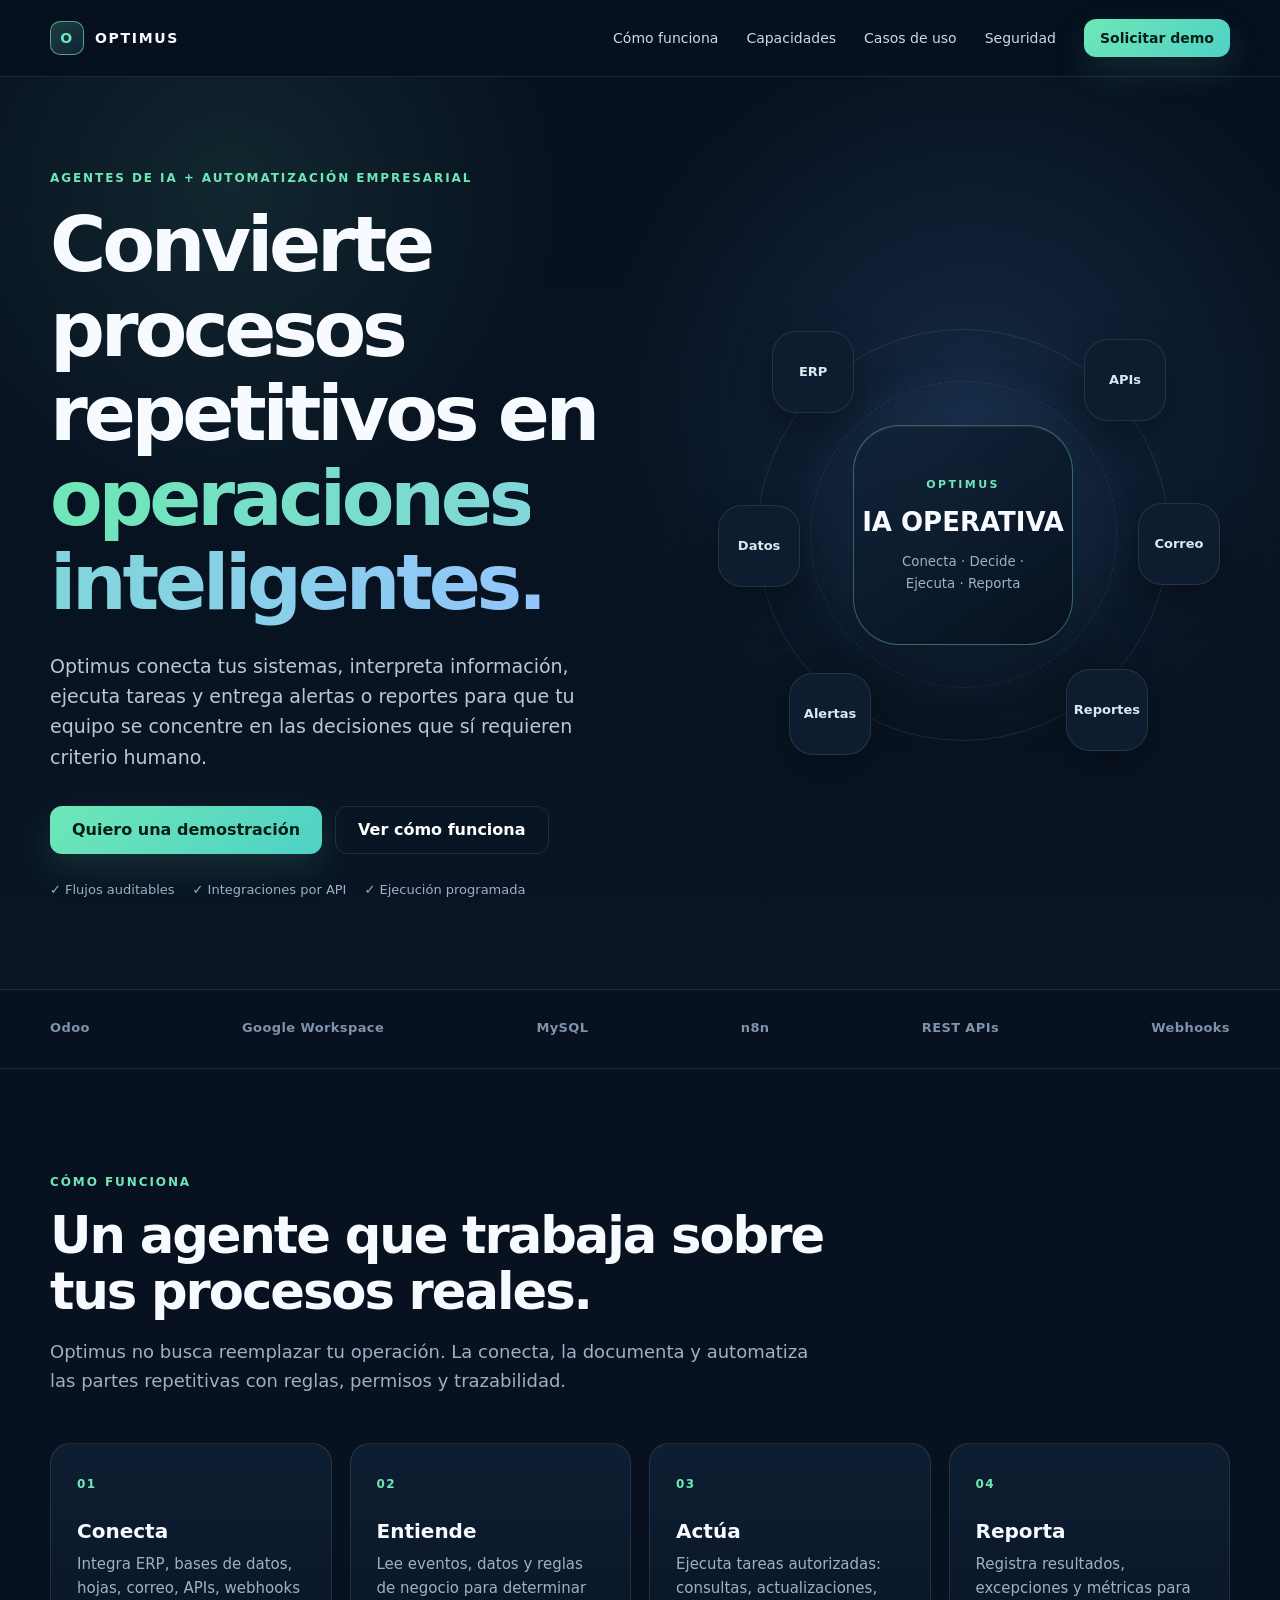
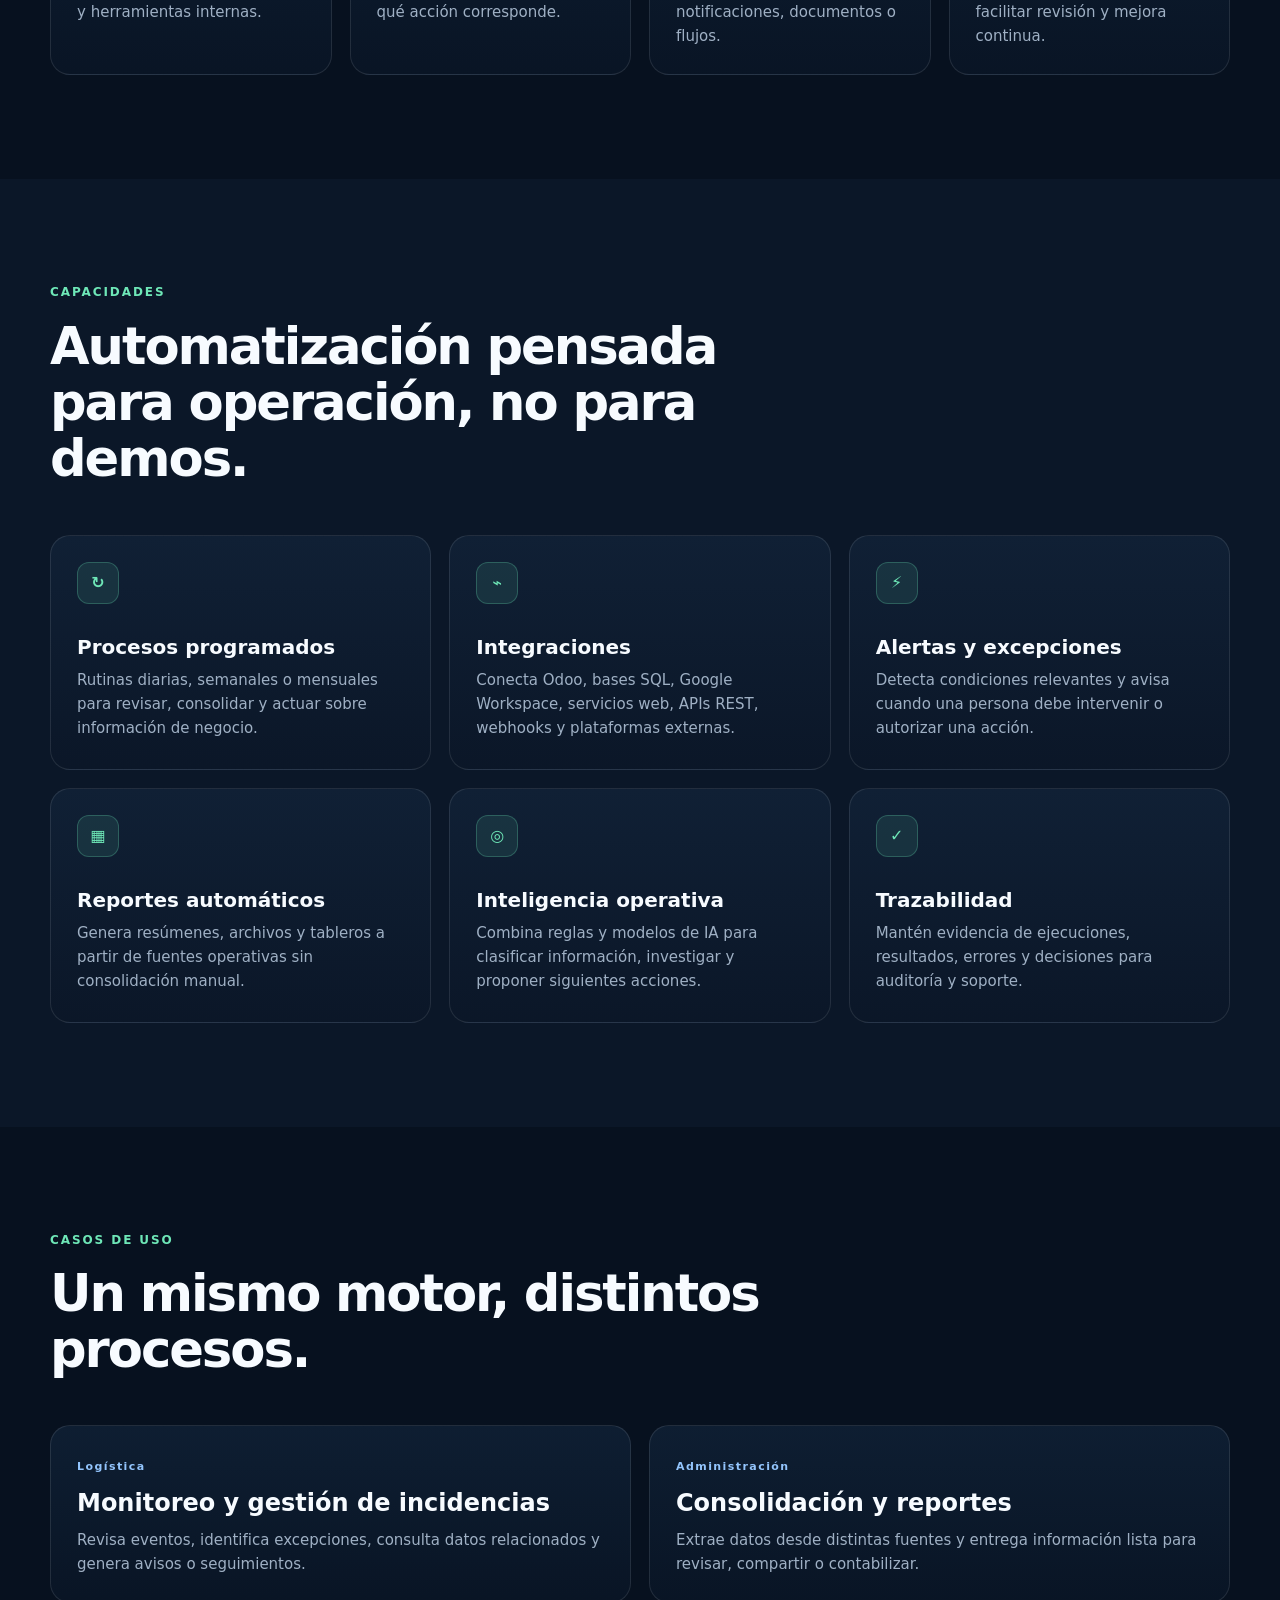
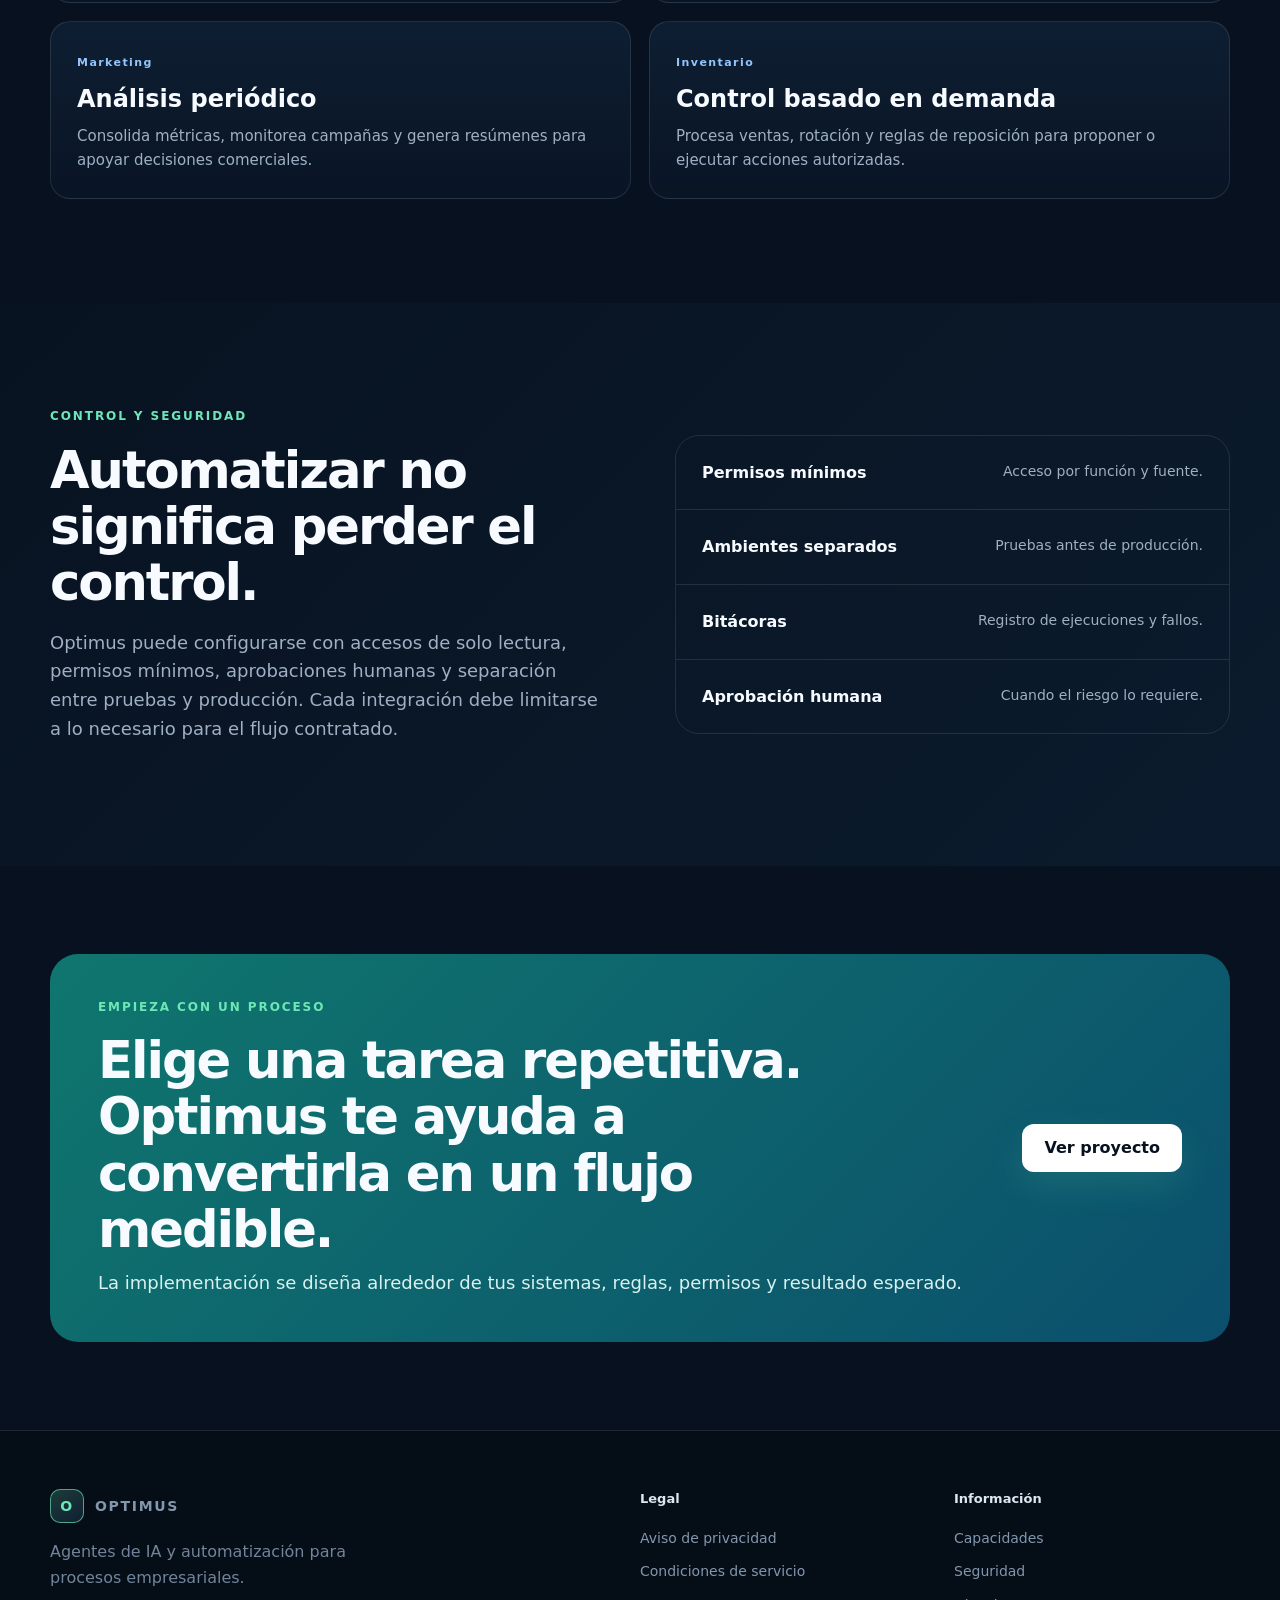
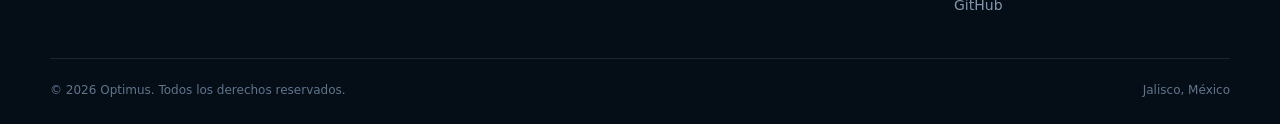
<file: index.html>
<!doctype html>
<html lang="es">
<head>
  <meta charset="utf-8">
  <meta name="viewport" content="width=device-width,initial-scale=1">
  <meta name="theme-color" content="#07111f">
  <title>Optimus | Agentes de IA y automatización para empresas</title>
  <meta name="description" content="Optimus conecta tus sistemas, automatiza procesos repetitivos y convierte datos operativos en acciones, alertas y reportes auditables.">
  <meta name="robots" content="index,follow">
  <link rel="canonical" href="https://gregory95214.github.io/Optimus/">
  <meta property="og:type" content="website">
  <meta property="og:title" content="Optimus | Agentes de IA para operaciones">
  <meta property="og:description" content="Automatiza operaciones, integra tus herramientas y obtén reportes y alertas sin depender de tareas manuales.">
  <meta property="og:url" content="https://gregory95214.github.io/Optimus/">
  <meta property="og:locale" content="es_MX">
  <link rel="stylesheet" href="styles.css">
  <script type="application/ld+json">
  {
    "@context":"https://schema.org",
    "@type":"SoftwareApplication",
    "name":"Optimus",
    "applicationCategory":"BusinessApplication",
    "operatingSystem":"Web",
    "description":"Plataforma de agentes de IA y automatización para conectar sistemas empresariales, ejecutar procesos y generar reportes."
  }
  </script>
</head>
<body>
  <header class="nav-wrap">
    <nav class="nav container" aria-label="Navegación principal">
      <a class="brand" href="#inicio" aria-label="Optimus inicio">
        <span class="brand-mark">O</span>
        <span>OPTIMUS</span>
      </a>
      <button class="menu-btn" aria-expanded="false" aria-controls="nav-links">Menú</button>
      <div class="nav-links" id="nav-links">
        <a href="#como-funciona">Cómo funciona</a>
        <a href="#capacidades">Capacidades</a>
        <a href="#casos">Casos de uso</a>
        <a href="#seguridad">Seguridad</a>
        <a class="btn btn-small" href="#demo">Solicitar demo</a>
      </div>
    </nav>
  </header>

  <main id="inicio">
    <section class="hero">
      <div class="container hero-grid">
        <div class="hero-copy">
          <div class="eyebrow">AGENTES DE IA + AUTOMATIZACIÓN EMPRESARIAL</div>
          <h1>Convierte procesos repetitivos en <span>operaciones inteligentes.</span></h1>
          <p class="lead">Optimus conecta tus sistemas, interpreta información, ejecuta tareas y entrega alertas o reportes para que tu equipo se concentre en las decisiones que sí requieren criterio humano.</p>
          <div class="hero-actions">
            <a class="btn" href="#demo">Quiero una demostración</a>
            <a class="btn btn-ghost" href="#como-funciona">Ver cómo funciona</a>
          </div>
          <div class="trust-row" aria-label="Beneficios principales">
            <span>✓ Flujos auditables</span>
            <span>✓ Integraciones por API</span>
            <span>✓ Ejecución programada</span>
          </div>
        </div>
        <div class="hero-visual" aria-label="Diagrama conceptual de Optimus">
          <div class="glow"></div>
          <div class="core">
            <span class="core-mini">OPTIMUS</span>
            <strong>IA OPERATIVA</strong>
            <small>Conecta · Decide · Ejecuta · Reporta</small>
          </div>
          <div class="sat s1">ERP</div>
          <div class="sat s2">APIs</div>
          <div class="sat s3">Datos</div>
          <div class="sat s4">Correo</div>
          <div class="sat s5">Alertas</div>
          <div class="sat s6">Reportes</div>
        </div>
      </div>
    </section>

    <section class="logos">
      <div class="container logo-strip" aria-label="Tecnologías integrables">
        <span>Odoo</span><span>Google Workspace</span><span>MySQL</span><span>n8n</span><span>REST APIs</span><span>Webhooks</span>
      </div>
    </section>

    <section class="section" id="como-funciona">
      <div class="container">
        <div class="section-head">
          <div class="eyebrow">CÓMO FUNCIONA</div>
          <h2>Un agente que trabaja sobre tus procesos reales.</h2>
          <p>Optimus no busca reemplazar tu operación. La conecta, la documenta y automatiza las partes repetitivas con reglas, permisos y trazabilidad.</p>
        </div>
        <div class="steps">
          <article class="step"><span>01</span><h3>Conecta</h3><p>Integra ERP, bases de datos, hojas, correo, APIs, webhooks y herramientas internas.</p></article>
          <article class="step"><span>02</span><h3>Entiende</h3><p>Lee eventos, datos y reglas de negocio para determinar qué acción corresponde.</p></article>
          <article class="step"><span>03</span><h3>Actúa</h3><p>Ejecuta tareas autorizadas: consultas, actualizaciones, notificaciones, documentos o flujos.</p></article>
          <article class="step"><span>04</span><h3>Reporta</h3><p>Registra resultados, excepciones y métricas para facilitar revisión y mejora continua.</p></article>
        </div>
      </div>
    </section>

    <section class="section alt" id="capacidades">
      <div class="container">
        <div class="section-head">
          <div class="eyebrow">CAPACIDADES</div>
          <h2>Automatización pensada para operación, no para demos.</h2>
        </div>
        <div class="cards">
          <article class="card">
            <div class="icon">↻</div><h3>Procesos programados</h3>
            <p>Rutinas diarias, semanales o mensuales para revisar, consolidar y actuar sobre información de negocio.</p>
          </article>
          <article class="card">
            <div class="icon">⌁</div><h3>Integraciones</h3>
            <p>Conecta Odoo, bases SQL, Google Workspace, servicios web, APIs REST, webhooks y plataformas externas.</p>
          </article>
          <article class="card">
            <div class="icon">⚡</div><h3>Alertas y excepciones</h3>
            <p>Detecta condiciones relevantes y avisa cuando una persona debe intervenir o autorizar una acción.</p>
          </article>
          <article class="card">
            <div class="icon">▦</div><h3>Reportes automáticos</h3>
            <p>Genera resúmenes, archivos y tableros a partir de fuentes operativas sin consolidación manual.</p>
          </article>
          <article class="card">
            <div class="icon">◎</div><h3>Inteligencia operativa</h3>
            <p>Combina reglas y modelos de IA para clasificar información, investigar y proponer siguientes acciones.</p>
          </article>
          <article class="card">
            <div class="icon">✓</div><h3>Trazabilidad</h3>
            <p>Mantén evidencia de ejecuciones, resultados, errores y decisiones para auditoría y soporte.</p>
          </article>
        </div>
      </div>
    </section>

    <section class="section" id="casos">
      <div class="container">
        <div class="section-head">
          <div class="eyebrow">CASOS DE USO</div>
          <h2>Un mismo motor, distintos procesos.</h2>
        </div>
        <div class="use-grid">
          <article class="use"><span>Logística</span><h3>Monitoreo y gestión de incidencias</h3><p>Revisa eventos, identifica excepciones, consulta datos relacionados y genera avisos o seguimientos.</p></article>
          <article class="use"><span>Administración</span><h3>Consolidación y reportes</h3><p>Extrae datos desde distintas fuentes y entrega información lista para revisar, compartir o contabilizar.</p></article>
          <article class="use"><span>Marketing</span><h3>Análisis periódico</h3><p>Consolida métricas, monitorea campañas y genera resúmenes para apoyar decisiones comerciales.</p></article>
          <article class="use"><span>Inventario</span><h3>Control basado en demanda</h3><p>Procesa ventas, rotación y reglas de reposición para proponer o ejecutar acciones autorizadas.</p></article>
        </div>
      </div>
    </section>

    <section class="section security" id="seguridad">
      <div class="container security-grid">
        <div>
          <div class="eyebrow">CONTROL Y SEGURIDAD</div>
          <h2>Automatizar no significa perder el control.</h2>
          <p>Optimus puede configurarse con accesos de solo lectura, permisos mínimos, aprobaciones humanas y separación entre pruebas y producción. Cada integración debe limitarse a lo necesario para el flujo contratado.</p>
        </div>
        <div class="security-list">
          <div><strong>Permisos mínimos</strong><span>Acceso por función y fuente.</span></div>
          <div><strong>Ambientes separados</strong><span>Pruebas antes de producción.</span></div>
          <div><strong>Bitácoras</strong><span>Registro de ejecuciones y fallos.</span></div>
          <div><strong>Aprobación humana</strong><span>Cuando el riesgo lo requiere.</span></div>
        </div>
      </div>
    </section>

    <section class="section cta" id="demo">
      <div class="container cta-box">
        <div>
          <div class="eyebrow">EMPIEZA CON UN PROCESO</div>
          <h2>Elige una tarea repetitiva. Optimus te ayuda a convertirla en un flujo medible.</h2>
          <p>La implementación se diseña alrededor de tus sistemas, reglas, permisos y resultado esperado.</p>
        </div>
        <a class="btn btn-light" href="https://github.com/Gregory95214/Optimus" rel="noopener">Ver proyecto</a>
      </div>
    </section>
  </main>

  <footer>
    <div class="container footer-grid">
      <div>
        <a class="brand footer-brand" href="#inicio"><span class="brand-mark">O</span><span>OPTIMUS</span></a>
        <p>Agentes de IA y automatización para procesos empresariales.</p>
      </div>
      <div>
        <strong>Legal</strong>
        <a href="privacidad.html">Aviso de privacidad</a>
        <a href="terminos.html">Condiciones de servicio</a>
      </div>
      <div>
        <strong>Información</strong>
        <a href="#capacidades">Capacidades</a>
        <a href="#seguridad">Seguridad</a>
        <a href="https://github.com/Gregory95214/Optimus" rel="noopener">GitHub</a>
      </div>
    </div>
    <div class="container footer-bottom">
      <span>© <span id="year"></span> Optimus. Todos los derechos reservados.</span>
      <span>Jalisco, México</span>
    </div>
  </footer>
  <script src="script.js"></script>
</body>
</html>
</file>
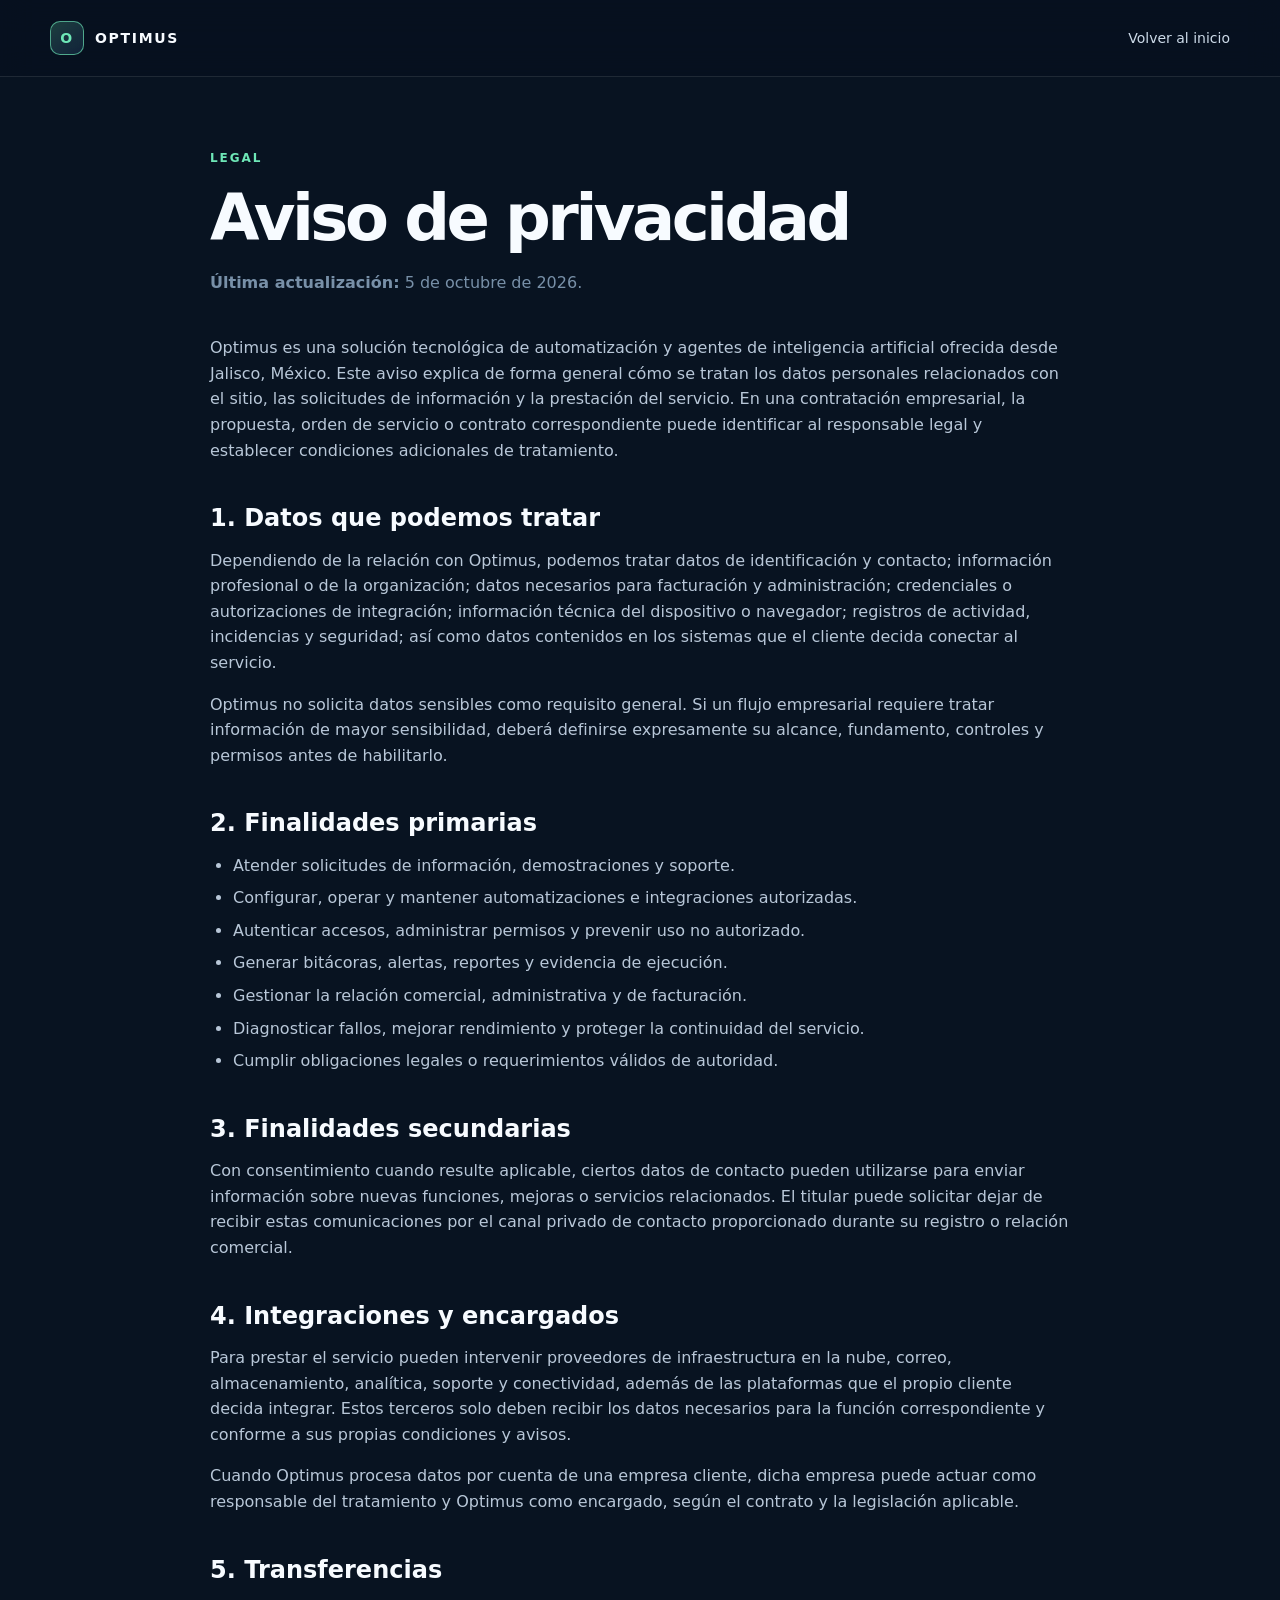
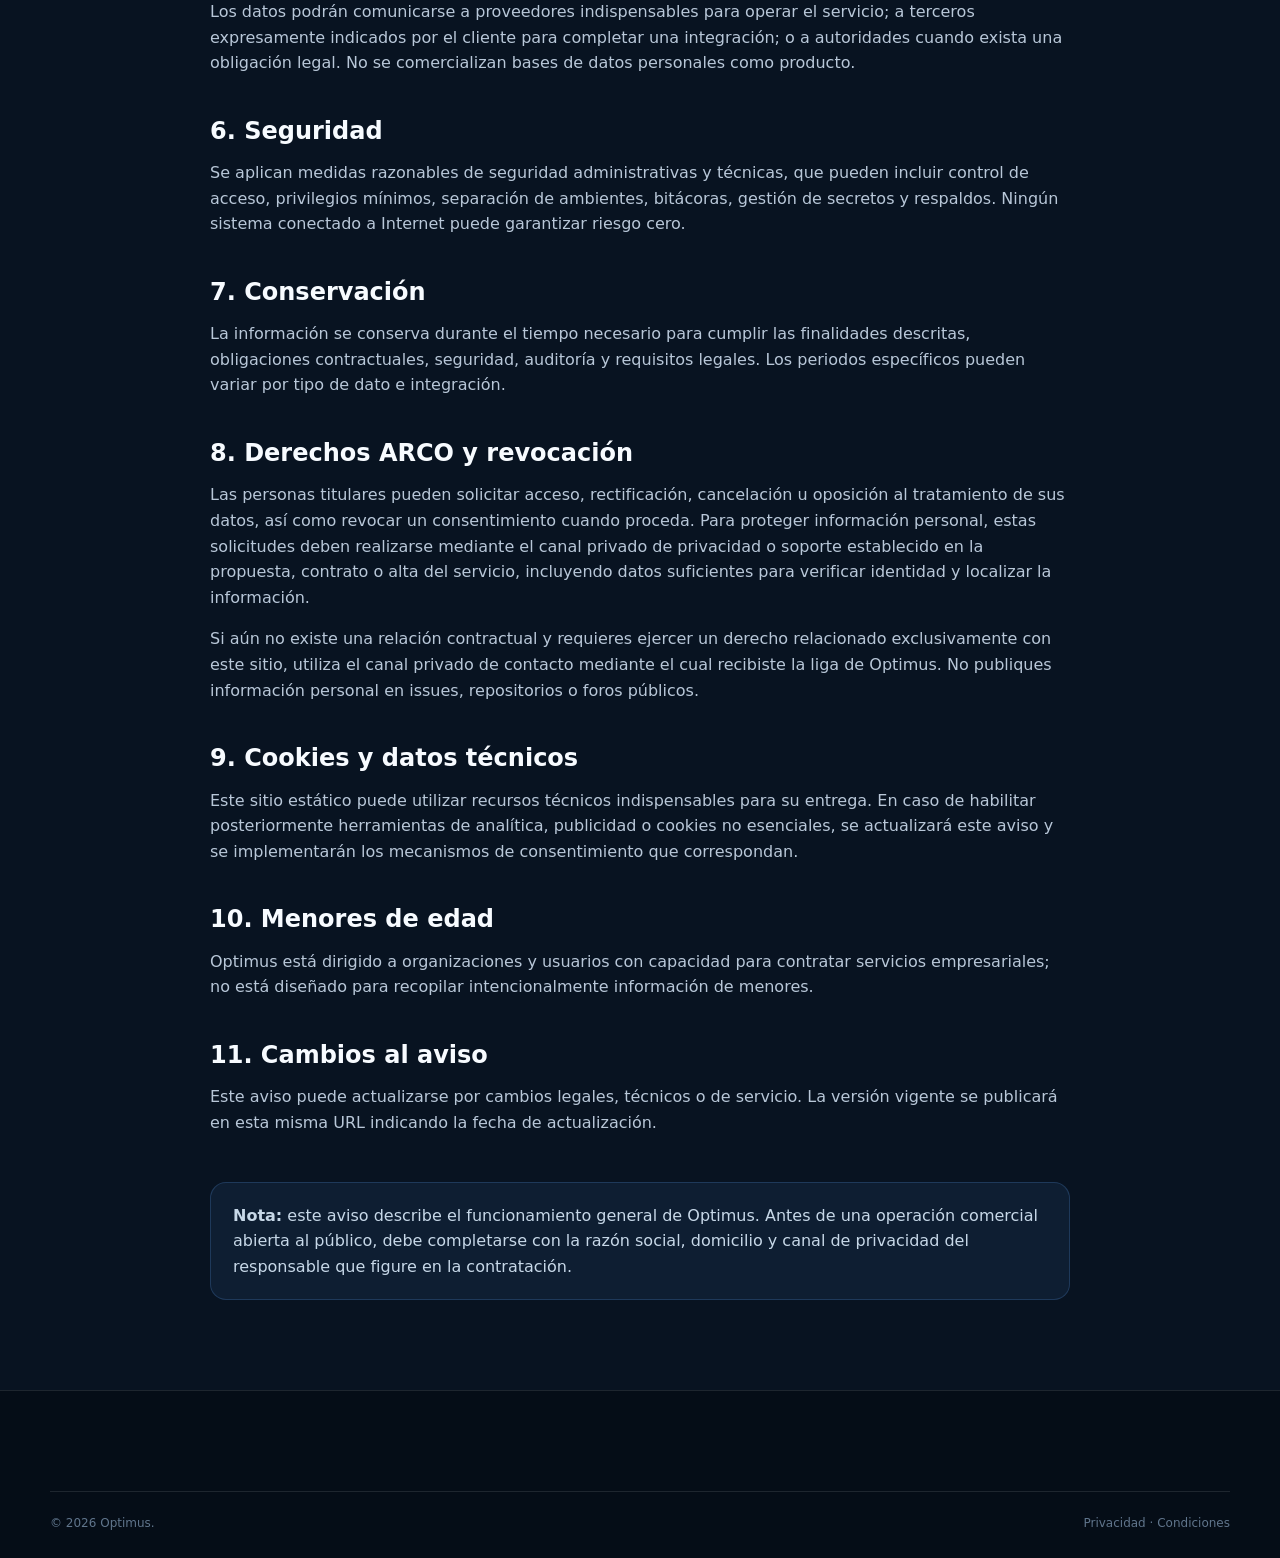
<file: privacidad.html>
<!doctype html>
<html lang="es">
<head>
  <meta charset="utf-8">
  <meta name="viewport" content="width=device-width,initial-scale=1">
  <meta name="theme-color" content="#07111f">
  <title>Aviso de privacidad | Optimus</title>
  <meta name="description" content="Aviso de privacidad de Optimus para usuarios, prospectos y clientes.">
  <meta name="robots" content="index,follow">
  <link rel="stylesheet" href="styles.css">
</head>
<body class="legal-body">
  <header class="nav-wrap">
    <nav class="nav container" aria-label="Navegación principal">
      <a class="brand" href="index.html"><span class="brand-mark">O</span><span>OPTIMUS</span></a>
      <div class="nav-links legal-nav"><a href="index.html">Volver al inicio</a></div>
    </nav>
  </header>
<main class="legal-main">
  <article class="legal container">
    <div class="eyebrow">LEGAL</div>
    <h1>Aviso de privacidad</h1>
    <p class="legal-date"><strong>Última actualización:</strong> 5 de octubre de 2026.</p>

    <p>Optimus es una solución tecnológica de automatización y agentes de inteligencia artificial ofrecida desde Jalisco, México. Este aviso explica de forma general cómo se tratan los datos personales relacionados con el sitio, las solicitudes de información y la prestación del servicio. En una contratación empresarial, la propuesta, orden de servicio o contrato correspondiente puede identificar al responsable legal y establecer condiciones adicionales de tratamiento.</p>

    <h2>1. Datos que podemos tratar</h2>
    <p>Dependiendo de la relación con Optimus, podemos tratar datos de identificación y contacto; información profesional o de la organización; datos necesarios para facturación y administración; credenciales o autorizaciones de integración; información técnica del dispositivo o navegador; registros de actividad, incidencias y seguridad; así como datos contenidos en los sistemas que el cliente decida conectar al servicio.</p>
    <p>Optimus no solicita datos sensibles como requisito general. Si un flujo empresarial requiere tratar información de mayor sensibilidad, deberá definirse expresamente su alcance, fundamento, controles y permisos antes de habilitarlo.</p>

    <h2>2. Finalidades primarias</h2>
    <ul>
      <li>Atender solicitudes de información, demostraciones y soporte.</li>
      <li>Configurar, operar y mantener automatizaciones e integraciones autorizadas.</li>
      <li>Autenticar accesos, administrar permisos y prevenir uso no autorizado.</li>
      <li>Generar bitácoras, alertas, reportes y evidencia de ejecución.</li>
      <li>Gestionar la relación comercial, administrativa y de facturación.</li>
      <li>Diagnosticar fallos, mejorar rendimiento y proteger la continuidad del servicio.</li>
      <li>Cumplir obligaciones legales o requerimientos válidos de autoridad.</li>
    </ul>

    <h2>3. Finalidades secundarias</h2>
    <p>Con consentimiento cuando resulte aplicable, ciertos datos de contacto pueden utilizarse para enviar información sobre nuevas funciones, mejoras o servicios relacionados. El titular puede solicitar dejar de recibir estas comunicaciones por el canal privado de contacto proporcionado durante su registro o relación comercial.</p>

    <h2>4. Integraciones y encargados</h2>
    <p>Para prestar el servicio pueden intervenir proveedores de infraestructura en la nube, correo, almacenamiento, analítica, soporte y conectividad, además de las plataformas que el propio cliente decida integrar. Estos terceros solo deben recibir los datos necesarios para la función correspondiente y conforme a sus propias condiciones y avisos.</p>
    <p>Cuando Optimus procesa datos por cuenta de una empresa cliente, dicha empresa puede actuar como responsable del tratamiento y Optimus como encargado, según el contrato y la legislación aplicable.</p>

    <h2>5. Transferencias</h2>
    <p>Los datos podrán comunicarse a proveedores indispensables para operar el servicio; a terceros expresamente indicados por el cliente para completar una integración; o a autoridades cuando exista una obligación legal. No se comercializan bases de datos personales como producto.</p>

    <h2>6. Seguridad</h2>
    <p>Se aplican medidas razonables de seguridad administrativas y técnicas, que pueden incluir control de acceso, privilegios mínimos, separación de ambientes, bitácoras, gestión de secretos y respaldos. Ningún sistema conectado a Internet puede garantizar riesgo cero.</p>

    <h2>7. Conservación</h2>
    <p>La información se conserva durante el tiempo necesario para cumplir las finalidades descritas, obligaciones contractuales, seguridad, auditoría y requisitos legales. Los periodos específicos pueden variar por tipo de dato e integración.</p>

    <h2>8. Derechos ARCO y revocación</h2>
    <p>Las personas titulares pueden solicitar acceso, rectificación, cancelación u oposición al tratamiento de sus datos, así como revocar un consentimiento cuando proceda. Para proteger información personal, estas solicitudes deben realizarse mediante el canal privado de privacidad o soporte establecido en la propuesta, contrato o alta del servicio, incluyendo datos suficientes para verificar identidad y localizar la información.</p>
    <p>Si aún no existe una relación contractual y requieres ejercer un derecho relacionado exclusivamente con este sitio, utiliza el canal privado de contacto mediante el cual recibiste la liga de Optimus. No publiques información personal en issues, repositorios o foros públicos.</p>

    <h2>9. Cookies y datos técnicos</h2>
    <p>Este sitio estático puede utilizar recursos técnicos indispensables para su entrega. En caso de habilitar posteriormente herramientas de analítica, publicidad o cookies no esenciales, se actualizará este aviso y se implementarán los mecanismos de consentimiento que correspondan.</p>

    <h2>10. Menores de edad</h2>
    <p>Optimus está dirigido a organizaciones y usuarios con capacidad para contratar servicios empresariales; no está diseñado para recopilar intencionalmente información de menores.</p>

    <h2>11. Cambios al aviso</h2>
    <p>Este aviso puede actualizarse por cambios legales, técnicos o de servicio. La versión vigente se publicará en esta misma URL indicando la fecha de actualización.</p>

    <div class="legal-note"><strong>Nota:</strong> este aviso describe el funcionamiento general de Optimus. Antes de una operación comercial abierta al público, debe completarse con la razón social, domicilio y canal de privacidad del responsable que figure en la contratación.</div>
  </article>
</main>
  <footer>
    <div class="container footer-bottom">
      <span>© <span id="year"></span> Optimus.</span>
      <span><a href="privacidad.html">Privacidad</a> · <a href="terminos.html">Condiciones</a></span>
    </div>
  </footer>
  <script src="script.js"></script>
</body>
</html>
</file>
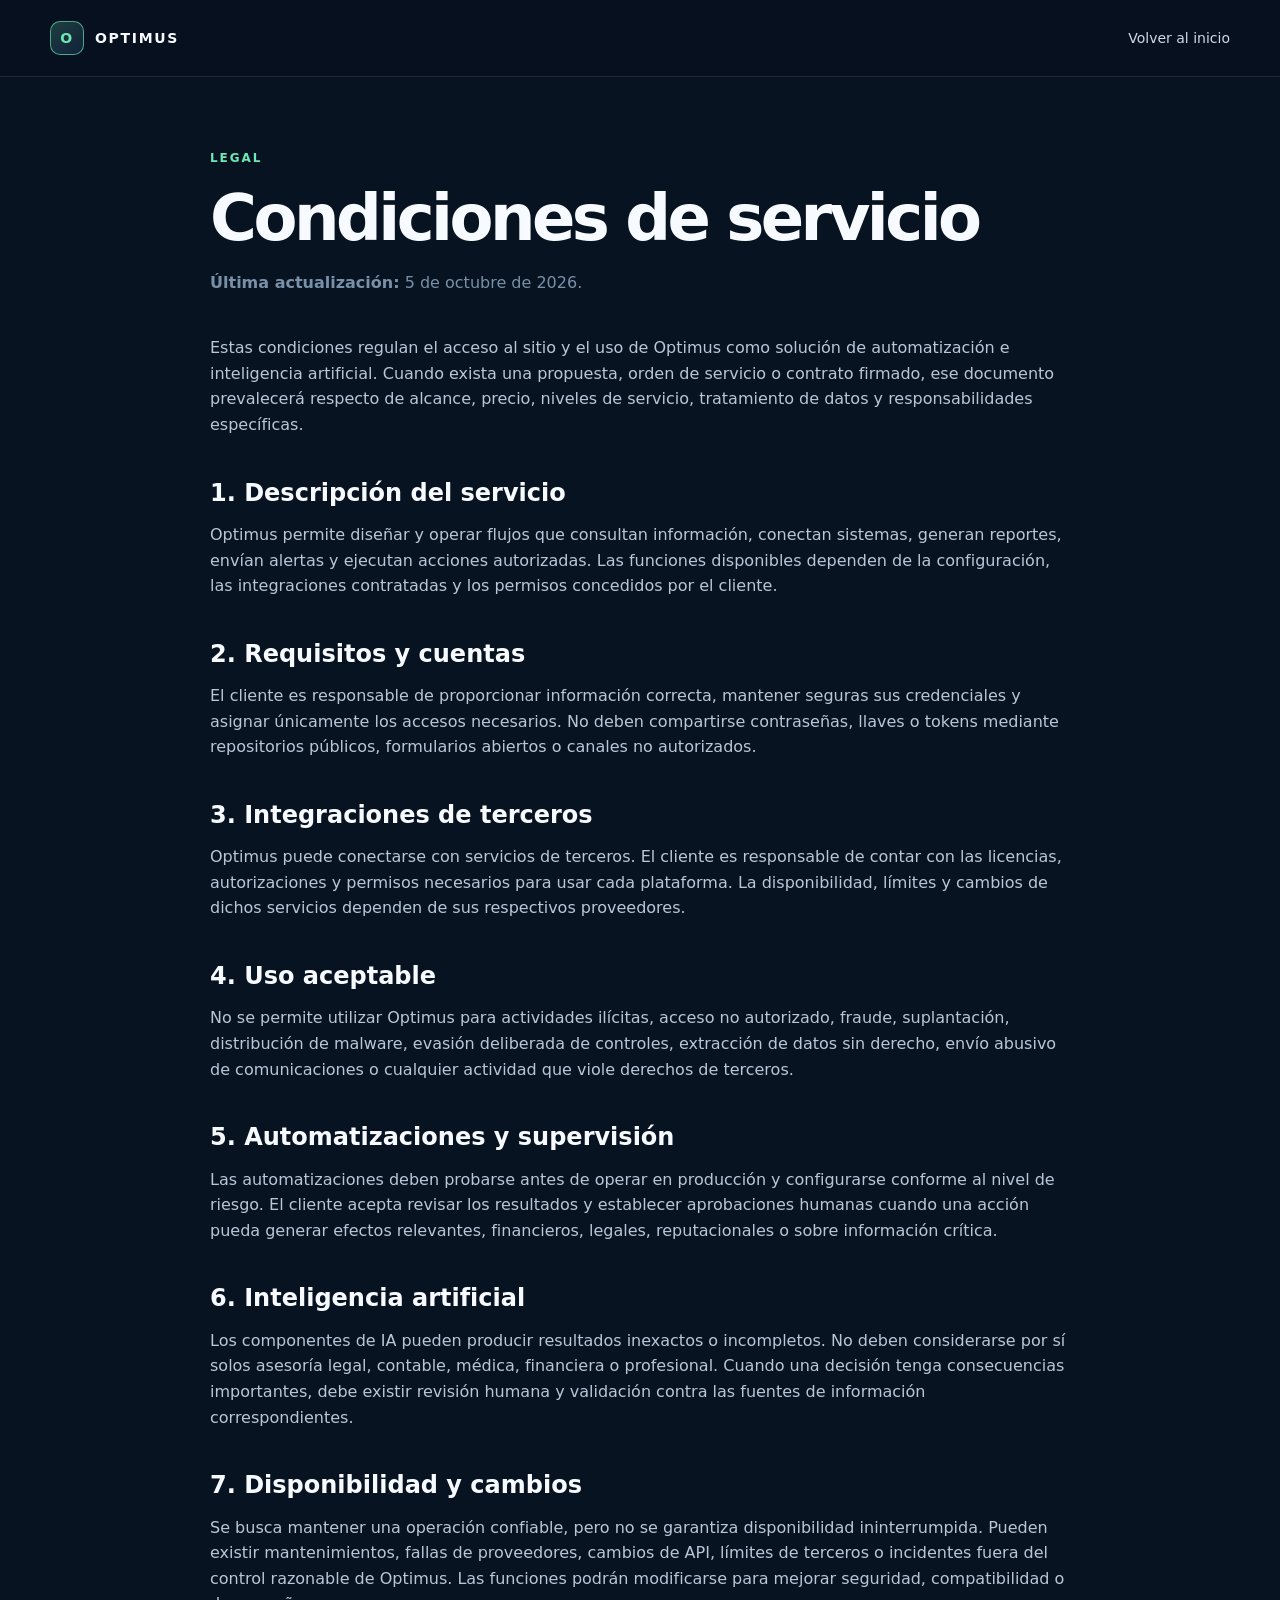
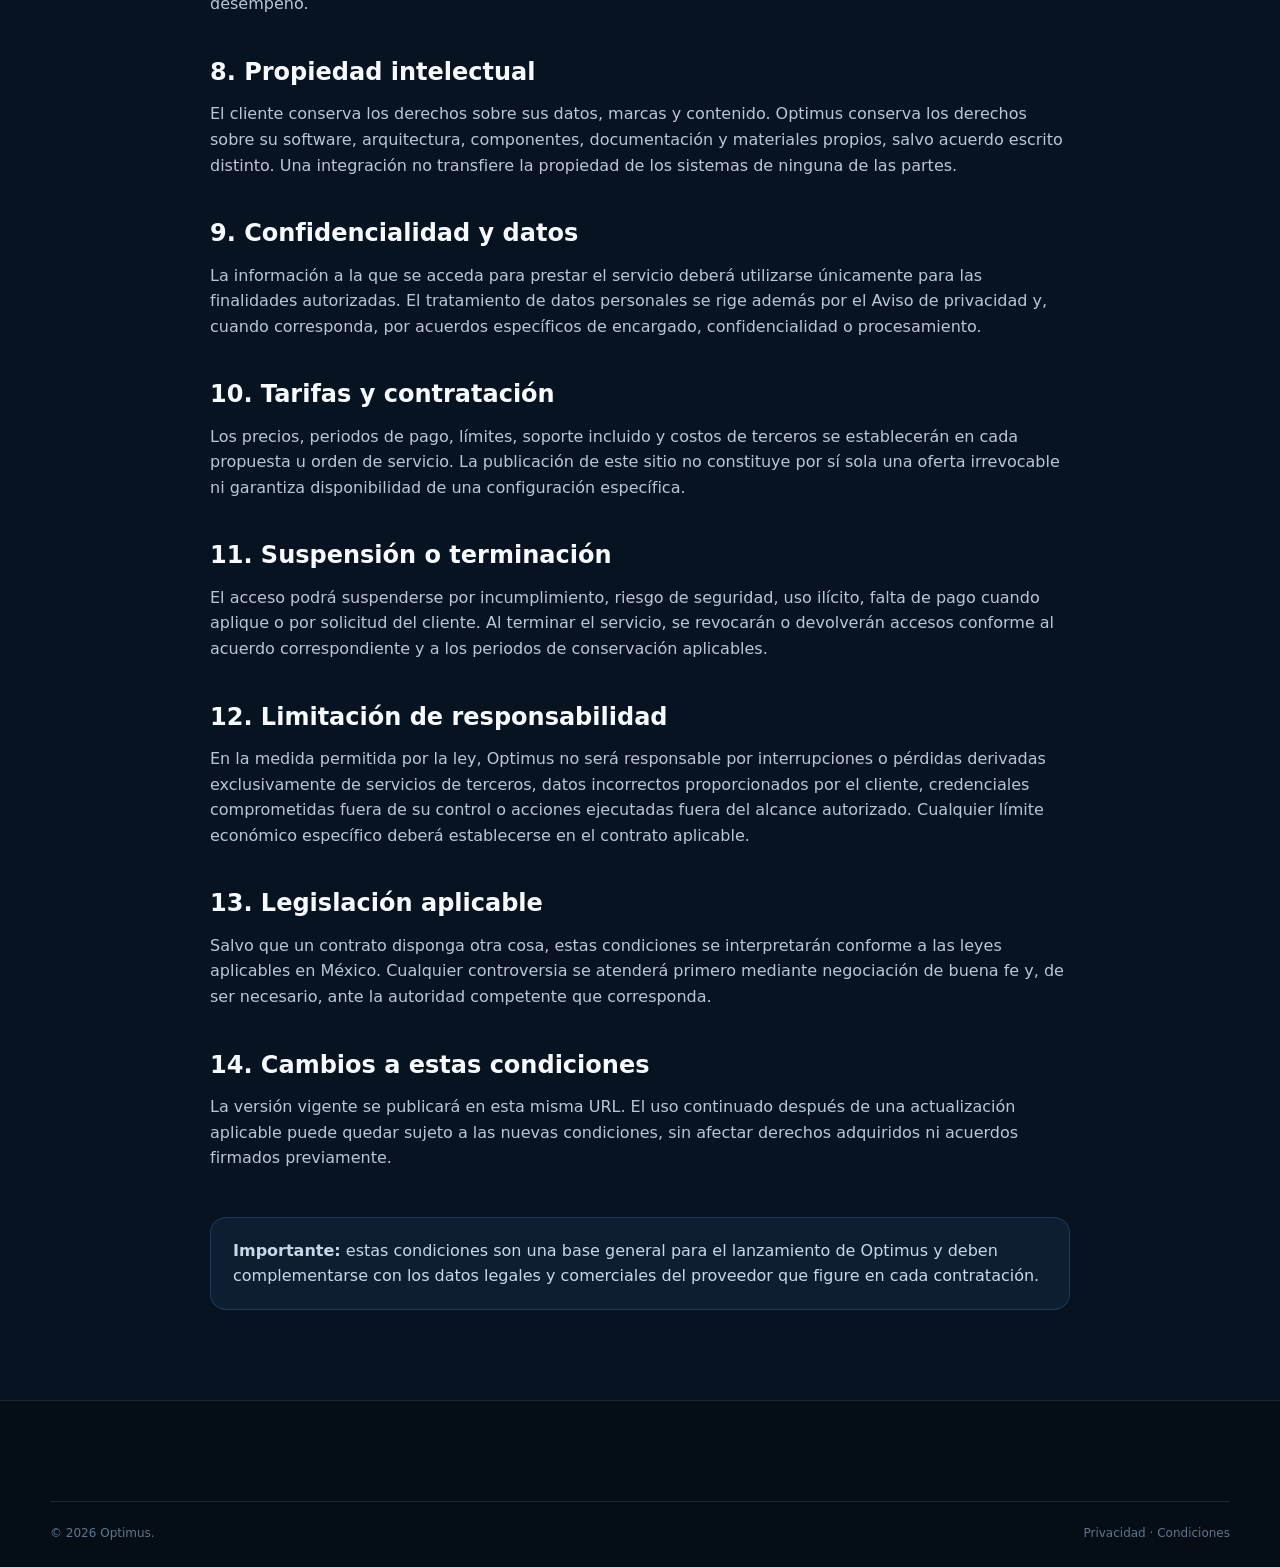
<file: terminos.html>
<!doctype html>
<html lang="es">
<head>
  <meta charset="utf-8">
  <meta name="viewport" content="width=device-width,initial-scale=1">
  <meta name="theme-color" content="#07111f">
  <title>Condiciones de servicio | Optimus</title>
  <meta name="description" content="Condiciones generales de uso y prestación de servicios de Optimus.">
  <meta name="robots" content="index,follow">
  <link rel="stylesheet" href="styles.css">
</head>
<body class="legal-body">
  <header class="nav-wrap">
    <nav class="nav container" aria-label="Navegación principal">
      <a class="brand" href="index.html"><span class="brand-mark">O</span><span>OPTIMUS</span></a>
      <div class="nav-links legal-nav"><a href="index.html">Volver al inicio</a></div>
    </nav>
  </header>
<main class="legal-main">
  <article class="legal container">
    <div class="eyebrow">LEGAL</div>
    <h1>Condiciones de servicio</h1>
    <p class="legal-date"><strong>Última actualización:</strong> 5 de octubre de 2026.</p>

    <p>Estas condiciones regulan el acceso al sitio y el uso de Optimus como solución de automatización e inteligencia artificial. Cuando exista una propuesta, orden de servicio o contrato firmado, ese documento prevalecerá respecto de alcance, precio, niveles de servicio, tratamiento de datos y responsabilidades específicas.</p>

    <h2>1. Descripción del servicio</h2>
    <p>Optimus permite diseñar y operar flujos que consultan información, conectan sistemas, generan reportes, envían alertas y ejecutan acciones autorizadas. Las funciones disponibles dependen de la configuración, las integraciones contratadas y los permisos concedidos por el cliente.</p>

    <h2>2. Requisitos y cuentas</h2>
    <p>El cliente es responsable de proporcionar información correcta, mantener seguras sus credenciales y asignar únicamente los accesos necesarios. No deben compartirse contraseñas, llaves o tokens mediante repositorios públicos, formularios abiertos o canales no autorizados.</p>

    <h2>3. Integraciones de terceros</h2>
    <p>Optimus puede conectarse con servicios de terceros. El cliente es responsable de contar con las licencias, autorizaciones y permisos necesarios para usar cada plataforma. La disponibilidad, límites y cambios de dichos servicios dependen de sus respectivos proveedores.</p>

    <h2>4. Uso aceptable</h2>
    <p>No se permite utilizar Optimus para actividades ilícitas, acceso no autorizado, fraude, suplantación, distribución de malware, evasión deliberada de controles, extracción de datos sin derecho, envío abusivo de comunicaciones o cualquier actividad que viole derechos de terceros.</p>

    <h2>5. Automatizaciones y supervisión</h2>
    <p>Las automatizaciones deben probarse antes de operar en producción y configurarse conforme al nivel de riesgo. El cliente acepta revisar los resultados y establecer aprobaciones humanas cuando una acción pueda generar efectos relevantes, financieros, legales, reputacionales o sobre información crítica.</p>

    <h2>6. Inteligencia artificial</h2>
    <p>Los componentes de IA pueden producir resultados inexactos o incompletos. No deben considerarse por sí solos asesoría legal, contable, médica, financiera o profesional. Cuando una decisión tenga consecuencias importantes, debe existir revisión humana y validación contra las fuentes de información correspondientes.</p>

    <h2>7. Disponibilidad y cambios</h2>
    <p>Se busca mantener una operación confiable, pero no se garantiza disponibilidad ininterrumpida. Pueden existir mantenimientos, fallas de proveedores, cambios de API, límites de terceros o incidentes fuera del control razonable de Optimus. Las funciones podrán modificarse para mejorar seguridad, compatibilidad o desempeño.</p>

    <h2>8. Propiedad intelectual</h2>
    <p>El cliente conserva los derechos sobre sus datos, marcas y contenido. Optimus conserva los derechos sobre su software, arquitectura, componentes, documentación y materiales propios, salvo acuerdo escrito distinto. Una integración no transfiere la propiedad de los sistemas de ninguna de las partes.</p>

    <h2>9. Confidencialidad y datos</h2>
    <p>La información a la que se acceda para prestar el servicio deberá utilizarse únicamente para las finalidades autorizadas. El tratamiento de datos personales se rige además por el Aviso de privacidad y, cuando corresponda, por acuerdos específicos de encargado, confidencialidad o procesamiento.</p>

    <h2>10. Tarifas y contratación</h2>
    <p>Los precios, periodos de pago, límites, soporte incluido y costos de terceros se establecerán en cada propuesta u orden de servicio. La publicación de este sitio no constituye por sí sola una oferta irrevocable ni garantiza disponibilidad de una configuración específica.</p>

    <h2>11. Suspensión o terminación</h2>
    <p>El acceso podrá suspenderse por incumplimiento, riesgo de seguridad, uso ilícito, falta de pago cuando aplique o por solicitud del cliente. Al terminar el servicio, se revocarán o devolverán accesos conforme al acuerdo correspondiente y a los periodos de conservación aplicables.</p>

    <h2>12. Limitación de responsabilidad</h2>
    <p>En la medida permitida por la ley, Optimus no será responsable por interrupciones o pérdidas derivadas exclusivamente de servicios de terceros, datos incorrectos proporcionados por el cliente, credenciales comprometidas fuera de su control o acciones ejecutadas fuera del alcance autorizado. Cualquier límite económico específico deberá establecerse en el contrato aplicable.</p>

    <h2>13. Legislación aplicable</h2>
    <p>Salvo que un contrato disponga otra cosa, estas condiciones se interpretarán conforme a las leyes aplicables en México. Cualquier controversia se atenderá primero mediante negociación de buena fe y, de ser necesario, ante la autoridad competente que corresponda.</p>

    <h2>14. Cambios a estas condiciones</h2>
    <p>La versión vigente se publicará en esta misma URL. El uso continuado después de una actualización aplicable puede quedar sujeto a las nuevas condiciones, sin afectar derechos adquiridos ni acuerdos firmados previamente.</p>

    <div class="legal-note"><strong>Importante:</strong> estas condiciones son una base general para el lanzamiento de Optimus y deben complementarse con los datos legales y comerciales del proveedor que figure en cada contratación.</div>
  </article>
</main>
  <footer>
    <div class="container footer-bottom">
      <span>© <span id="year"></span> Optimus.</span>
      <span><a href="privacidad.html">Privacidad</a> · <a href="terminos.html">Condiciones</a></span>
    </div>
  </footer>
  <script src="script.js"></script>
</body>
</html>
</file>
<file: styles.css>
:root{
  --bg:#07111f;--bg2:#0b1728;--panel:#0e1d31;--panel2:#12243a;--text:#f7fbff;--muted:#9fb0c4;
  --line:rgba(255,255,255,.10);--accent:#6ee7b7;--accent2:#60a5fa;--dark:#04101b;--max:1180px;
}
*{box-sizing:border-box}html{scroll-behavior:smooth}body{margin:0;background:var(--bg);color:var(--text);font-family:Inter,ui-sans-serif,system-ui,-apple-system,BlinkMacSystemFont,"Segoe UI",sans-serif;line-height:1.6}
a{color:inherit;text-decoration:none}.container{width:min(var(--max),calc(100% - 40px));margin:auto}
.nav-wrap{position:sticky;top:0;z-index:50;background:rgba(7,17,31,.82);backdrop-filter:blur(16px);border-bottom:1px solid var(--line)}
.nav{height:76px;display:flex;align-items:center;justify-content:space-between}.brand{display:flex;align-items:center;gap:11px;font-weight:850;letter-spacing:.12em;font-size:14px}.brand-mark{display:grid;place-items:center;width:34px;height:34px;border:1px solid rgba(110,231,183,.65);border-radius:10px;background:linear-gradient(145deg,rgba(110,231,183,.22),rgba(96,165,250,.12));color:var(--accent)}
.nav-links{display:flex;align-items:center;gap:28px;font-size:14px;color:#ccdae8}.nav-links>a:hover{color:white}.menu-btn{display:none;background:none;border:1px solid var(--line);color:white;padding:8px 12px;border-radius:10px}
.btn{display:inline-flex;align-items:center;justify-content:center;min-height:48px;padding:0 22px;border-radius:12px;background:linear-gradient(135deg,var(--accent),#4fd1c5);color:#042016;font-weight:800;border:0;box-shadow:0 14px 35px rgba(110,231,183,.13);transition:.2s transform,.2s box-shadow}.btn:hover{transform:translateY(-2px);box-shadow:0 18px 45px rgba(110,231,183,.18)}
.btn-small{min-height:38px;padding:0 16px}.btn-ghost{background:transparent;color:white;border:1px solid var(--line);box-shadow:none}.btn-light{background:white;color:#07111f}
.hero{position:relative;overflow:hidden;padding:92px 0 88px;background:
radial-gradient(circle at 76% 34%,rgba(96,165,250,.14),transparent 32%),
radial-gradient(circle at 18% 12%,rgba(110,231,183,.10),transparent 25%),
linear-gradient(180deg,#07111f 0%,#091524 100%)}
.hero-grid{display:grid;grid-template-columns:1.05fr .95fr;gap:56px;align-items:center}.eyebrow{font-size:12px;letter-spacing:.16em;font-weight:850;color:var(--accent);margin-bottom:15px}
h1,h2,h3{line-height:1.1;margin-top:0}h1{font-size:clamp(44px,6vw,78px);letter-spacing:-.055em;margin-bottom:25px}h1 span{background:linear-gradient(90deg,var(--accent),#93c5fd);-webkit-background-clip:text;background-clip:text;color:transparent}
.lead{font-size:19px;color:#b8c7d8;max-width:690px}.hero-actions{display:flex;gap:13px;margin:34px 0 26px;flex-wrap:wrap}.trust-row{display:flex;gap:18px;flex-wrap:wrap;color:#9fb0c4;font-size:13px}
.hero-visual{position:relative;min-height:500px;display:grid;place-items:center}.glow{position:absolute;width:360px;height:360px;border-radius:50%;background:radial-gradient(circle,rgba(110,231,183,.20),rgba(96,165,250,.10) 42%,transparent 70%);filter:blur(2px)}
.hero-visual:before,.hero-visual:after{content:"";position:absolute;width:410px;height:410px;border:1px solid rgba(255,255,255,.09);border-radius:50%}.hero-visual:after{width:305px;height:305px;border-style:dashed;animation:spin 24s linear infinite}
@keyframes spin{to{transform:rotate(360deg)}}.core{position:relative;z-index:2;width:220px;height:220px;border-radius:46px;display:flex;flex-direction:column;align-items:center;justify-content:center;text-align:center;background:linear-gradient(145deg,rgba(18,36,58,.96),rgba(7,17,31,.98));border:1px solid rgba(110,231,183,.38);box-shadow:0 25px 80px rgba(0,0,0,.42),inset 0 1px rgba(255,255,255,.08)}.core-mini{font-size:11px;letter-spacing:.22em;color:var(--accent);font-weight:800}.core strong{font-size:26px;margin:8px 0}.core small{max-width:160px;color:#9fb0c4}
.sat{position:absolute;z-index:3;display:grid;place-items:center;width:82px;height:82px;border-radius:24px;background:#0d1c2f;border:1px solid var(--line);box-shadow:0 16px 40px rgba(0,0,0,.30);font-size:13px;font-weight:750;color:#dce7f1}.s1{top:46px;left:76px}.s2{top:54px;right:64px}.s3{left:22px;top:220px}.s4{right:10px;top:218px}.s5{bottom:30px;left:93px}.s6{bottom:34px;right:82px}
.logos{border-block:1px solid var(--line);background:#07111f}.logo-strip{min-height:78px;display:flex;align-items:center;justify-content:space-between;gap:25px;flex-wrap:wrap;color:#7f93aa;font-size:13px;font-weight:750;letter-spacing:.03em}
.section{padding:104px 0}.section.alt{background:var(--bg2)}.section-head{max-width:780px;margin-bottom:48px}.section-head h2,.security h2,.cta h2{font-size:clamp(34px,4vw,52px);letter-spacing:-.04em;margin-bottom:18px}.section-head p,.security p,.cta p{color:var(--muted);font-size:18px}
.steps{display:grid;grid-template-columns:repeat(4,1fr);gap:18px}.step,.card,.use{border:1px solid var(--line);background:linear-gradient(180deg,rgba(18,36,58,.72),rgba(11,23,40,.72));border-radius:20px;padding:26px}.step span{display:inline-block;color:var(--accent);font-weight:850;font-size:12px;letter-spacing:.12em;margin-bottom:26px}.step h3,.card h3,.use h3{font-size:20px;margin-bottom:10px}.step p,.card p,.use p{color:var(--muted);margin:0;font-size:15px}
.cards{display:grid;grid-template-columns:repeat(3,1fr);gap:18px}.card{min-height:235px}.icon{width:42px;height:42px;display:grid;place-items:center;border-radius:12px;background:rgba(110,231,183,.10);border:1px solid rgba(110,231,183,.25);color:var(--accent);font-weight:900;margin-bottom:32px}
.use-grid{display:grid;grid-template-columns:repeat(2,1fr);gap:18px}.use span{font-size:11px;letter-spacing:.13em;font-weight:850;color:#93c5fd}.use h3{font-size:24px;margin:12px 0}
.security{background:linear-gradient(135deg,#081321,#0b1b2d)}.security-grid{display:grid;grid-template-columns:1fr 1fr;gap:70px;align-items:center}.security-list{border:1px solid var(--line);border-radius:24px;overflow:hidden}.security-list>div{padding:24px 26px;display:flex;justify-content:space-between;gap:20px;border-bottom:1px solid var(--line)}.security-list>div:last-child{border-bottom:0}.security-list span{color:var(--muted);text-align:right;font-size:14px}
.cta{padding:88px 0}.cta-box{padding:44px 48px;border-radius:28px;background:linear-gradient(135deg,#0f766e,#0b4f6c);display:grid;grid-template-columns:1fr auto;gap:40px;align-items:center}.cta h2{max-width:820px;margin-bottom:12px}.cta p{margin:0;color:#d7f2f0}
footer{border-top:1px solid var(--line);background:#050d17;padding:58px 0 24px}.footer-grid{display:grid;grid-template-columns:2fr 1fr 1fr;gap:38px}.footer-grid p{color:#71849a;max-width:360px}.footer-grid>div:not(:first-child){display:flex;flex-direction:column;gap:11px}.footer-grid strong{font-size:13px;color:#dbe7f1;margin-bottom:6px}.footer-grid a{color:#8297ad;font-size:14px}.footer-grid a:hover{color:white}.footer-bottom{margin-top:42px;padding-top:22px;border-top:1px solid var(--line);display:flex;justify-content:space-between;gap:15px;color:#60758c;font-size:12px}
.legal-body{background:#081321}.legal-main{padding:72px 0 90px}.legal{max-width:860px}.legal h1{font-size:clamp(40px,6vw,64px);margin-bottom:12px}.legal h2{font-size:24px;margin-top:42px;margin-bottom:12px}.legal p,.legal li{color:#b8c7d8}.legal ul{padding-left:23px}.legal li{margin:7px 0}.legal-date{color:#7890a8!important;margin-bottom:40px}.legal-note{margin-top:46px;padding:20px 22px;border-radius:16px;background:rgba(96,165,250,.08);border:1px solid rgba(96,165,250,.20);color:#c7d8e8}.legal-nav{display:flex!important}
@media(max-width:900px){.hero-grid,.security-grid{grid-template-columns:1fr}.hero-visual{min-height:440px}.steps{grid-template-columns:repeat(2,1fr)}.cards{grid-template-columns:repeat(2,1fr)}.cta-box{grid-template-columns:1fr}.footer-grid{grid-template-columns:1fr 1fr}.footer-grid>div:first-child{grid-column:1/-1}}
@media(max-width:700px){.container{width:min(var(--max),calc(100% - 28px))}.nav{height:68px}.menu-btn{display:block}.nav-links{display:none;position:absolute;top:68px;left:14px;right:14px;flex-direction:column;align-items:stretch;gap:0;background:#0b1728;border:1px solid var(--line);border-radius:16px;padding:12px}.nav-links.open{display:flex}.nav-links a{padding:12px}.legal-nav{position:static;display:flex!important;background:transparent;border:0;padding:0}.hero{padding:66px 0 58px}.hero-visual{min-height:390px;transform:scale(.88);margin:-15px}.s1{left:36px}.s2{right:26px}.s3{left:-4px}.s4{right:-8px}.s5{left:48px}.s6{right:42px}.section{padding:76px 0}.steps,.cards,.use-grid{grid-template-columns:1fr}.logo-strip{justify-content:center;padding:18px 0}.security-list>div{flex-direction:column}.security-list span{text-align:left}.cta-box{padding:32px 26px}.footer-grid{grid-template-columns:1fr}.footer-grid>div:first-child{grid-column:auto}.footer-bottom{flex-direction:column}.legal-main{padding-top:46px}}
@media(prefers-reduced-motion:reduce){html{scroll-behavior:auto}.hero-visual:after{animation:none}.btn{transition:none}}
</file>
